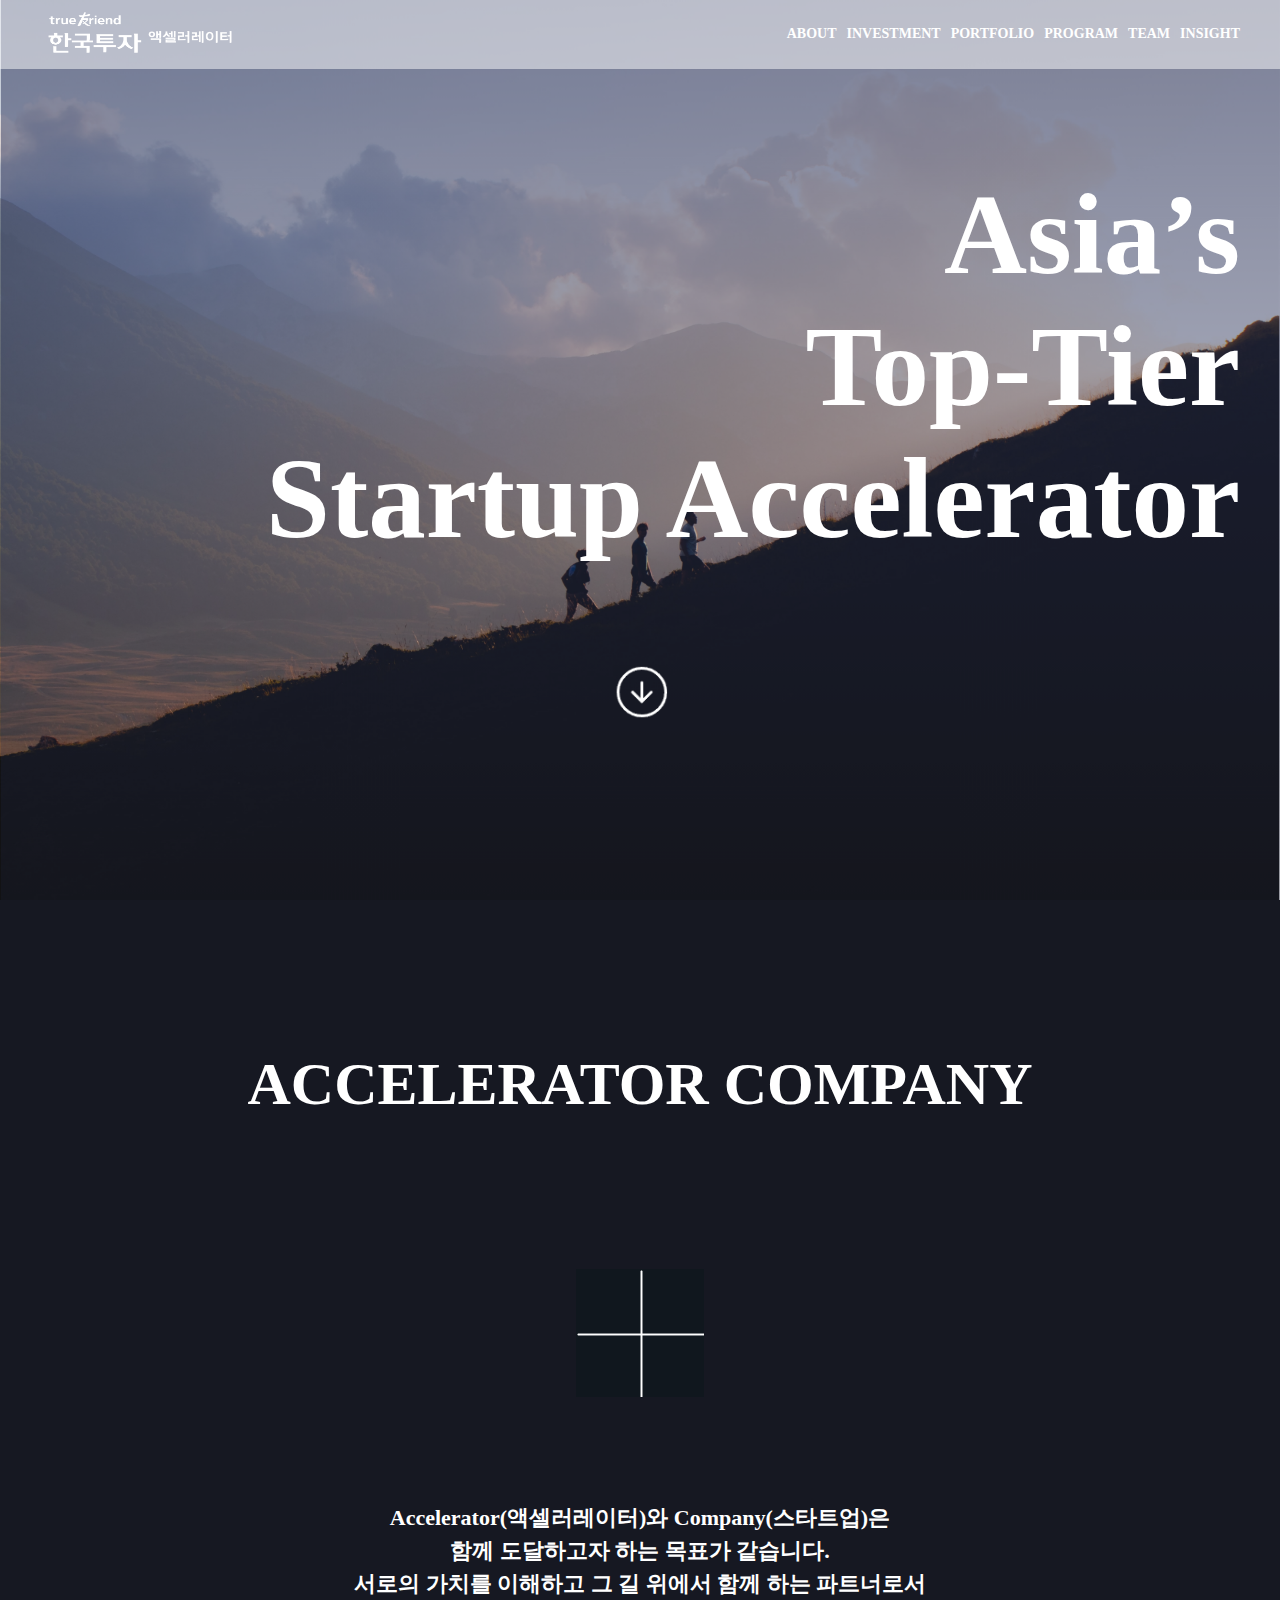
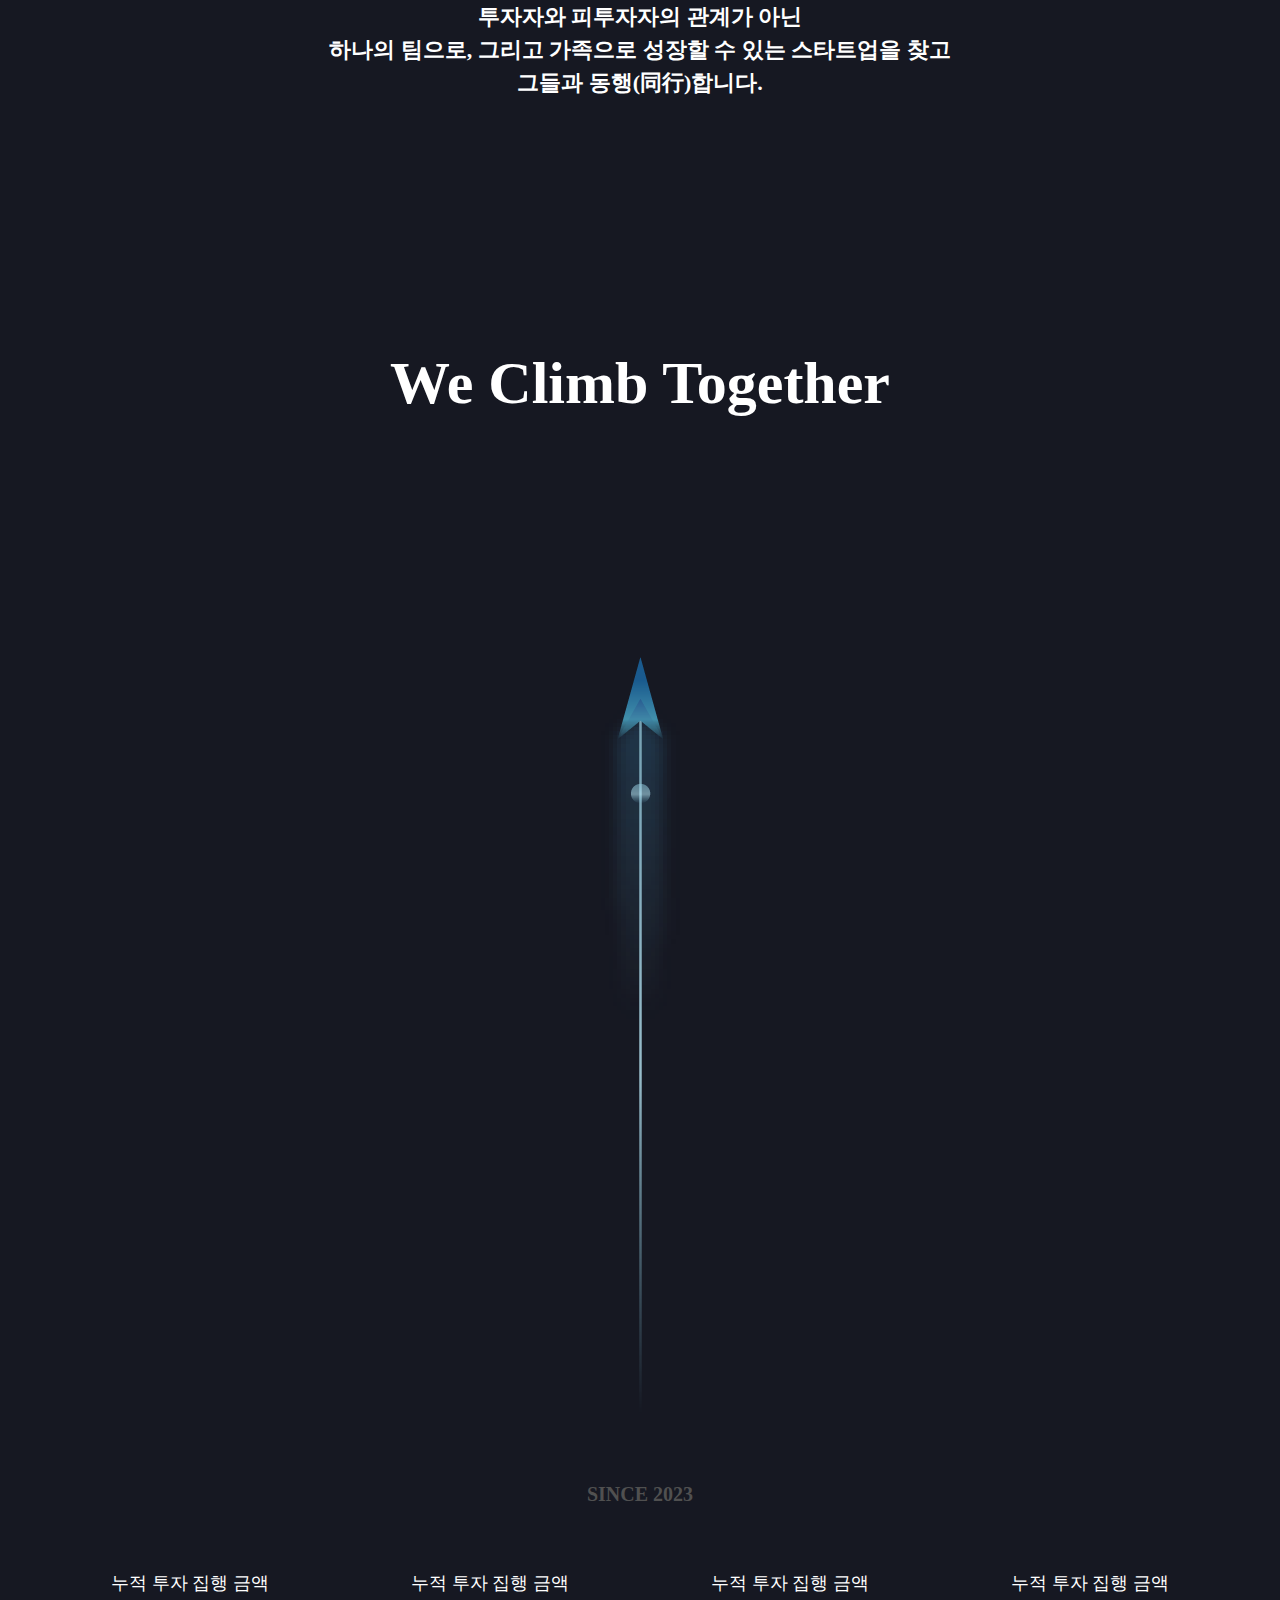
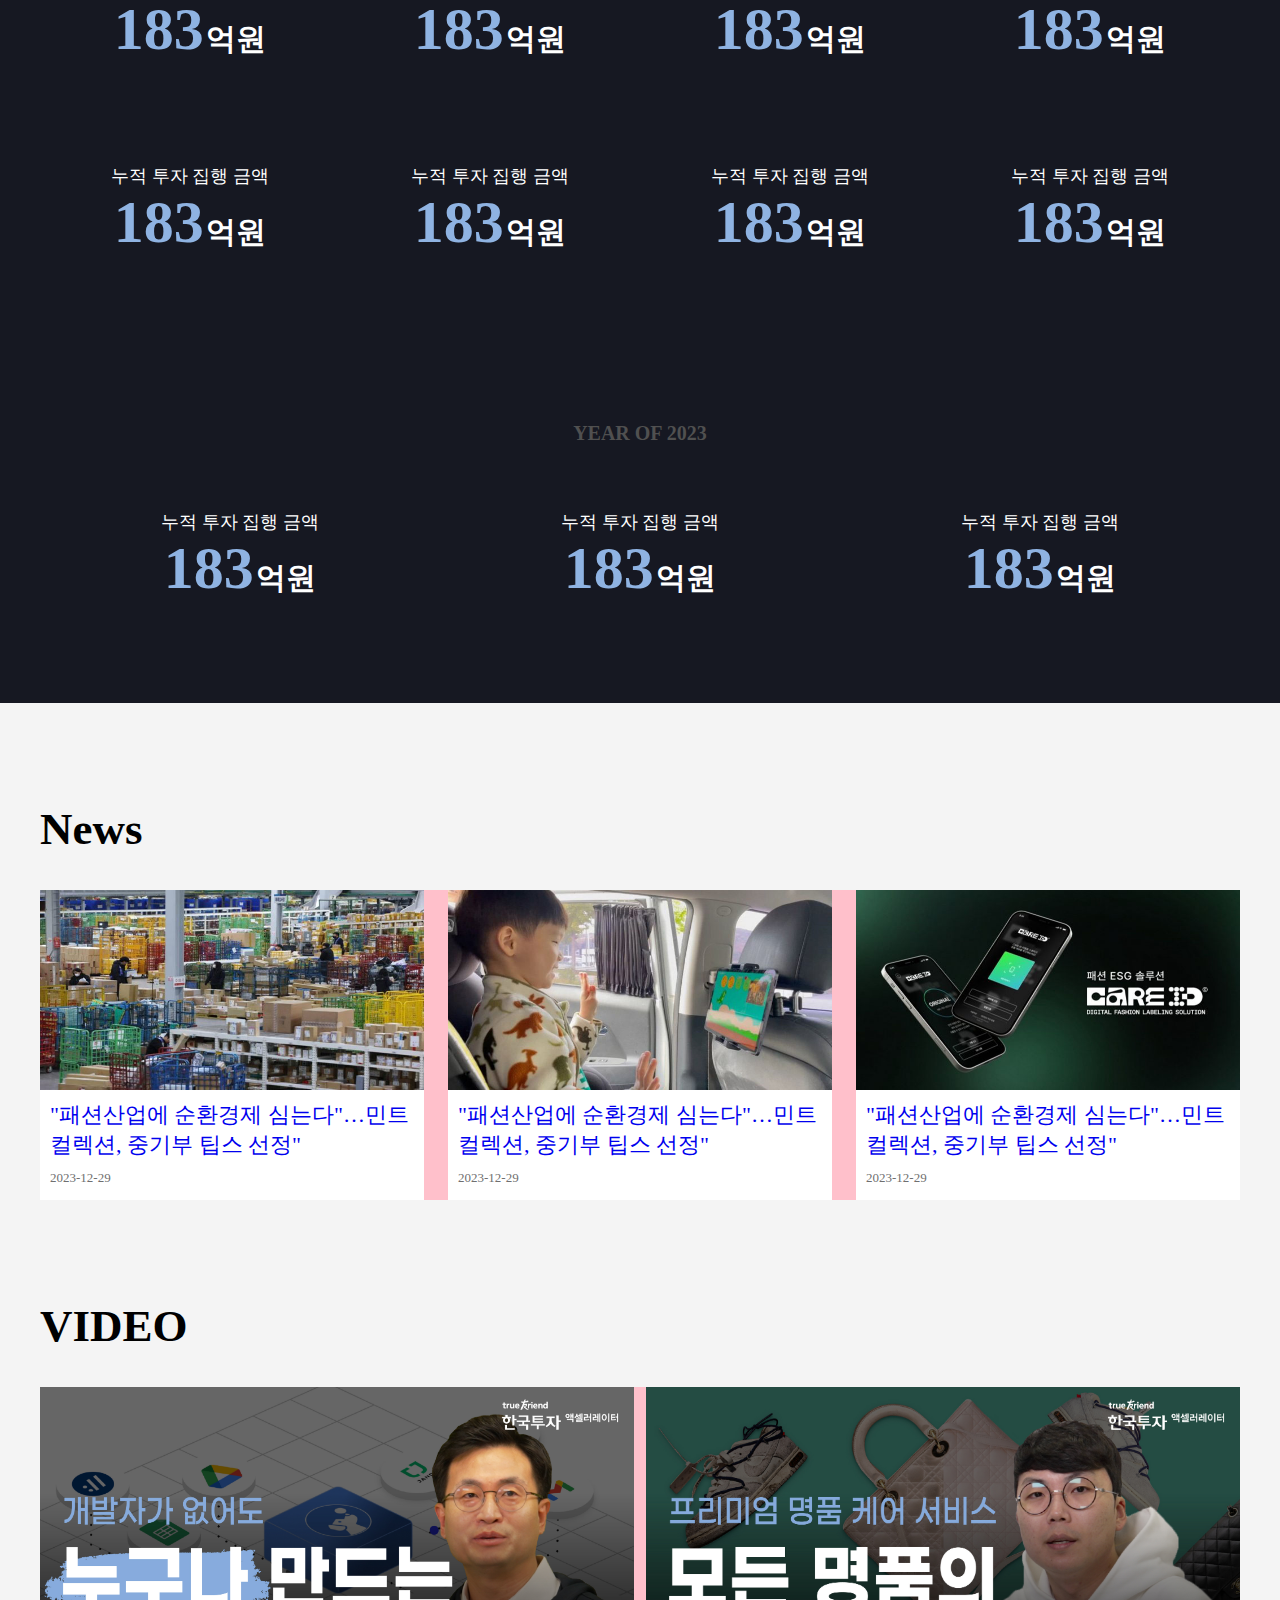
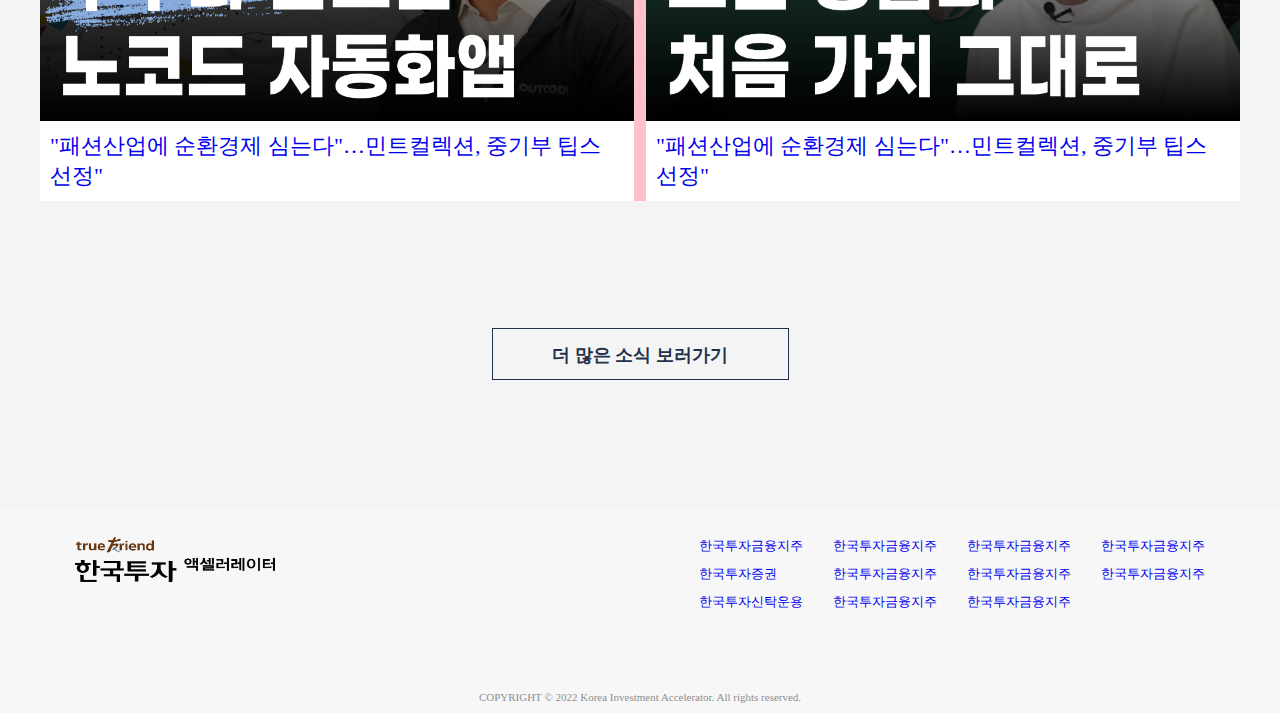
<file: 0115.html>
<!DOCTYPE html>
<html lang="ko">
  <head>
    <meta charset="UTF-8" />
    <meta name="viewport" content="width=device-width, initial-scale=1.0" />
    <title>koreaInvestment-cloneCoding</title>
    <link rel="stylesheet" href="css/0115.css" />
  </head>

  <body>
    <!-- 배경사진 -->
    <div class="main-bg">
      <!-- 헤더 -->
      <header>
        <div class="header-inner container">
          <!-- 로고 -->
          <div class="logo">
            <a href="#">
              <img src="images/nav-logo.png" alt="로고" />
              <img src="images/nav-logo1111.png" alt="로고" class="logo111" />
            </a>
          </div>
          <!-- 햄버거  -->
          <button class="menu-toggle-btn">
            <i class="fas fa-bars"></i>
          </button>
          <!-- 네비 -->
          <nav>
            <ul class="top-menu">
              <li><a href="#">about</a></li>
              <li><a href="#">investment</a></li>
              <li><a href="#">portfolio</a></li>
              <li><a href="#">program</a></li>
              <li><a href="#">team</a></li>
              <li><a href="#">insight</a></li>
            </ul>
          </nav>
        </div>
      </header>

      <!-- 메인 -->
      <main>
        <div class="main-inner container">
          <!-- 텍스트  Asia’s top-tier startup accelerator -->
          <h2 class="top-tier">
            Asia’s<br />
            top-tier<br />
            startup accelerator
          </h2>
          <!-- 아래버튼 -->
          <div class="btn-down">
            <img src="images/down-bt.png" alt="아래버튼" />
          </div>
        </div>
      </main>
    </div>

    <!-- 섹션1 ACCELERATOR COMPANY-->
    <div class="section-01">
      <div class="section-01-inner container">
        <h3>ACCELERATOR COMPANY</h3>
        <img src="images/plus-bt.png" alt="플러스버튼" />
        <p>
          Accelerator(액셀러레이터)와 Company(스타트업)은<br />
          함께 도달하고자 하는 목표가 같습니다.<br />
          서로의 가치를 이해하고 그 길 위에서 함께 하는 파트너로서<br />
          투자자와 피투자자의 관계가 아닌<br />
          하나의 팀으로, 그리고 가족으로 성장할 수 있는 스타트업을 찾고<br />
          그들과 동행(同行)합니다.
        </p>
      </div>
    </div>

    <!-- 섹션2 We Climb Together-->
    <div class="section-02">
      <div class="section-02-inner container">
        <h3>We Climb Together</h3>
        <div class="arrow-bg">
          <img src="images/arrow.png" alt="화살표" />
        </div>
      </div>
    </div>

    <!-- 섹션3 since 2023 -->
    <div class="section-03">
      <div class="section-03-inner container">
        <h4>since 2023</h4>
        <ul class="investment-area-1">
          <li>
            <div class="top">누적 투자 집행 금액</div>
            <div class="bottom">
              <div class="left">183</div>
              <div class="right">억원</div>
            </div>
          </li>
          <li>
            <div class="top">누적 투자 집행 금액</div>
            <div class="bottom">
              <div class="left">183</div>
              <div class="right">억원</div>
            </div>
          </li>
          <li>
            <div class="top">누적 투자 집행 금액</div>
            <div class="bottom">
              <div class="left">183</div>
              <div class="right">억원</div>
            </div>
          </li>
          <li>
            <div class="top">누적 투자 집행 금액</div>
            <div class="bottom">
              <div class="left">183</div>
              <div class="right">억원</div>
            </div>
          </li>
        </ul>
        <ul class="investment-area-1">
          <li>
            <div class="top">누적 투자 집행 금액</div>
            <div class="bottom">
              <div class="left">183</div>
              <div class="right">억원</div>
            </div>
          </li>
          <li>
            <div class="top">누적 투자 집행 금액</div>
            <div class="bottom">
              <div class="left">183</div>
              <div class="right">억원</div>
            </div>
          </li>
          <li>
            <div class="top">누적 투자 집행 금액</div>
            <div class="bottom">
              <div class="left">183</div>
              <div class="right">억원</div>
            </div>
          </li>
          <li>
            <div class="top">누적 투자 집행 금액</div>
            <div class="bottom">
              <div class="left">183</div>
              <div class="right">억원</div>
            </div>
          </li>
        </ul>

        <h4>Year of 2023</h4>
        <ul class="investment-area-1">
          <li>
            <div class="top">누적 투자 집행 금액</div>
            <div class="bottom">
              <div class="left">183</div>
              <div class="right">억원</div>
            </div>
          </li>
          <li>
            <div class="top">누적 투자 집행 금액</div>
            <div class="bottom">
              <div class="left">183</div>
              <div class="right">억원</div>
            </div>
          </li>
          <li>
            <div class="top">누적 투자 집행 금액</div>
            <div class="bottom">
              <div class="left">183</div>
              <div class="right">억원</div>
            </div>
          </li>
        </ul>
      </div>
    </div>


    <!-- 섹션4 뉴스 비디오 -->
    <div class="section-04">
      <div class="seciton-04-inner container">
        <div class="insight-title">News</div>
        <ul class="news">
          <li>
            <a href="#">
              <img src="images/news-1.jpg" alt="" />
              <div class="news-item-title">
                "패션산업에 순환경제 심는다"…민트컬렉션, 중기부 팁스 선정"
              </div>
              <div class="news-item-date">2023-12-29</div>
            </a>
          </li>
          <li>
            <a href="#">
              <img src="images/news-2.jpg" alt="" />
              <div class="news-item-title">
                "패션산업에 순환경제 심는다"…민트컬렉션, 중기부 팁스 선정"
              </div>
              <div class="news-item-date">2023-12-29</div>
            </a>
          </li>
          <li>
            <a href="#">
              <img src="images/news-3.jpg" alt="" />
              <div class="news-item-title">
                "패션산업에 순환경제 심는다"…민트컬렉션, 중기부 팁스 선정"
              </div>
              <div class="news-item-date">2023-12-29</div>
            </a>
          </li>
        </ul>
        <div class="insight-title">VIDEO</div>
        <ul class="video">
          <li>
            <a href="#">
              <img src="images/video-1.jpg" alt="" />
              <div class="news-item-title">
                "패션산업에 순환경제 심는다"…민트컬렉션, 중기부 팁스 선정"
              </div>
            </a>
          </li>
          <li>
            <a href="#">
              <img src="images/video-2.jpg" alt="" />
              <div class="news-item-title">
                "패션산업에 순환경제 심는다"…민트컬렉션, 중기부 팁스 선정"
              </div>
            </a>
          </li>
        </ul>
        <!-- 더 많은 소식 보러가기 -->
        <div class="insight-more-button-area">
          <div class="insight-more-button">더 많은 소식 보러가기</div>
        </div>
      </div>
    </div>
    <!-- 풋터 -->
    <footer>
      <div class="footer-inner container">
        <div class="footer-top">
          <img src="images/ft-logo.png" alt="풋터로고" />
          <div class="footer-list">
            <ul class="list">
              <li><a href="#">한국투자금융지주</a></li>
              <li><a href="#">한국투자증권</a></li>
              <li><a href="#">한국투자신탁운용</a></li>
            </ul>
            <ul class="list">
              <li><a href="#">한국투자금융지주</a></li>
              <li><a href="#">한국투자금융지주</a></li>
              <li><a href="#">한국투자금융지주</a></li>
            </ul>
            <ul class="list list03">
              <li><a href="#">한국투자금융지주</a></li>
              <li><a href="#">한국투자금융지주</a></li>
              <li><a href="#">한국투자금융지주</a></li>
            </ul>
            <ul class="list list04">
              <li><a href="#">한국투자금융지주</a></li>
              <li><a href="#">한국투자금융지주</a></li>
            </ul>
          </div>
        </div>
        <div class="copyright">
          COPYRIGHT © 2022 Korea Investment Accelerator. All rights reserved.
        </div>
      </div>
    </footer>
  </body>
</html>
</file>
<file: css/0115.css>
@charset "utf-8";
* {
  padding: 0;
  margin: 0;
  box-sizing: border-box;




  
}
li {
  list-style: none;
}
a {
  text-decoration: none;
}

/* <!-- 배경사진 --> */
.main-bg {
  width: 100%;
  height: 900px;
  background: url("../images/main-bg.png") no-repeat center;
  background-size: cover;
}
h3 {
  padding: 150px 0;
  font-size: 60px;
  color: white;
}

/* 가로 1200px */
.container {
  width: 1200px;
  margin: 0 auto;
}
.menu-toggle-btn {
  display: none;
}



/* ㅡㅡㅡㅡㅡㅡㅡㅡㅡㅡㅡㅡㅡㅡㅡㅡㅡㅡㅡㅡㅡㅡ
<!-- 헤더 --> */
header {
  width: 100%;
  /* height: 70px; */
  /* position: fixed; */

  background-color: rgba(255, 255, 255, 0.5);
}

.header-inner {
  display: flex;
  justify-content: space-between;
  padding: 10px 0;
}
/* 로고 */
.logo111 {
  display: none;
}
.logo img {
  width: 200px;
  height: 45px;
}
.logo img a {
  width: 100%;
  height: 100%;
}
/* 네비 */
nav {
  /* width: 1000px; */
  /* height: 100%; */
  line-height: 45px;
  width: 40%;
}

.top-menu {
  display: flex;
  gap: 10px;
  justify-content: flex-end;
}
.top-menu li {
}
.top-menu li a {
  color: #fff;
  font-weight: bold;
  font-size: 14px;
  /* 대문자 */
  text-transform: uppercase;
}

/* ㅡㅡㅡㅡㅡㅡㅡㅡㅡㅡㅡㅡㅡㅡㅡㅡㅡㅡㅡㅡㅡㅡ
<!-- 메인 --> */

/* <!-- 텍스트  Asia’s top-tier startup accelerator --> */
.main-inner {
  position: relative;
  text-align: center;
}

.top-tier {
  text-align: right;
  font-size: 115px;
  color: white;
  text-transform: capitalize;
  display: block;
  padding-top: 100px;
}
/* <!-- 아래버튼 --> */
.btn-down {
  width: 100%;
  padding: 100px 0;
}
.btn-down img {
  width: 55px;
  height: 55px;
}

/* ㅡㅡㅡㅡㅡㅡㅡㅡㅡㅡㅡㅡㅡㅡㅡㅡㅡㅡㅡㅡㅡㅡ
<!-- 섹션1 ACCELERATOR COMPANY--> */

.section-01 {
  width: 100%;
  background-color: #161822;
  text-align: center;
}

.section-01-inner {
  width: 100%;
  margin: 0 auto;
}

.section-01-inner p {
  color: white;
  font-size: 22px;
  font-weight: 600;
  padding: 100px 0;
  line-height: 1.5;
}

/* ㅡㅡㅡㅡㅡㅡㅡㅡㅡㅡㅡㅡㅡㅡㅡㅡㅡㅡㅡㅡㅡㅡ
<!-- 섹션2 We Climb Together--> */
.section-02 {
  width: 100%;
  background-color: #161822;
  text-align: center;
}
/* ㅡㅡㅡㅡㅡㅡㅡㅡㅡㅡㅡㅡㅡㅡㅡㅡㅡㅡㅡㅡㅡㅡ
<!-- 섹션3 since 2023 --> */
.section-03 {
  background-color: #161822;
}
.section-03-inner  h4 {
  color: #505050;
  display: flex;
  justify-content: center;
  padding: 65px 0 ;
  text-transform: uppercase;
  font-size: 20px;
}

.investment-area-1 {
    display: flex;
    flex-direction: row;
    justify-content: space-around;
    width: 100%;
    padding-bottom: 100px;
}
.investment-area-1 .top {
  display: flex;
  font-size: 18px;
  justify-content: center;
  color: #fff;
  text-align: center;
}

.investment-area-1 .bottom{
  display: flex;
  font-weight: bold;
  justify-content: space-evenly;
  align-items: baseline;
}
.investment-area-1 .left {
  color: #8fb3e2;
  font-size: 60px;
}
.investment-area-1 .right {
  font-size: 30px;
  font-weight: 700;
  color: #fff;
}


/* ㅡㅡㅡㅡㅡㅡㅡㅡㅡㅡㅡㅡㅡㅡㅡㅡㅡㅡㅡㅡㅡㅡ
<!-- 섹션4 뉴스 비디오 --> */

.section-04 {
  width: 100%;
  background-color: #f4f4f4;
}

/* news video 타이틀 */
.insight-title {
  font-size: 45px;
  font-weight: 700;
  padding: 100px 0 35px 0 ;
}

/* 뉴스 */
.news {
  display: flex;
  background-color: pink;
  justify-content: space-between;
}
.news li {
  width: 32%;
  background-color: #fff;
  box-shadow: #161822;
}
.news li:nth-child(2) {
  margin: 0px 1%;
}
.news li a {
  width: 100%;
}
.news li img {
  display: block;
  width: 100%;
  height: 200px;
}
.news-item-title{
  font-size: 22px;
  padding: 10px ;
}
.news-item-date{
  color: #6f6f6f;
  font-size: 13px;
  padding: 0 10px 14px;
}
/* 비디오 */
.video {
  display: flex;
  justify-content: space-around;
  background-color: pink;
}
.video li {
  width: 50%;
  background-color: #fff;
  box-shadow: #161822;
}
.video li:last-child {
  margin-left: 1%;
}
.video li a {
  width: 100%;
}
.video li img {
  display: block;
  width: 100%;
}
.video-item-title{
  font-size: 26px;
  font-weight: bold;
  padding: 10px ;
}

/* 더 많은 소식 보러가기 */
.insight-more-button-area {
  align-items: center;
  display: flex;
  justify-content: center;
}
.insight-more-button{
   border: 1px solid #21314b;
    color: #21314b;
    cursor: pointer;
    font-size: 18px;
    font-weight: 700;
    height: 52px;
    width: 297px;
    margin: 127px auto;
    line-height: 52px;
    text-align: center;
}




/* ㅡㅡㅡㅡㅡㅡㅡㅡㅡㅡㅡㅡㅡㅡㅡㅡㅡㅡㅡㅡㅡㅡ
<!-- 풋터 --> */

footer {
  background-color: #f7f7f7;
}
.footer-innter{

}
.footer-top {
  width: 100%;
  padding: 30px 35px 60px;
  display: flex;
  justify-content: space-between;
}
.footer-top img {
  width: 200px;
  height: 45px;
}
.footer-list {
  display: flex;
  justify-content: space-between;
  color: #404040;
  font-size: 13px;
}

.footer-list li {
  padding: 0 0 10px 30px;
}

/* 카피라이터 */
.copyright{
  color: #404040;
  display: flex;
  font-size: 11px;
  justify-content: center;
  opacity: .58;
  padding: 10px 0;
}





/* ---------------------------------
미디어쿼리 */


@media all and (max-width: 1200px) {
  header{
      padding: 10px;
  }
  .container {
    width: 100%;
  }

  .top-tier{
    text-align: right;
    font-size: 80px;
    color: white;
    padding : 80px 50px 0 0;
  }
  .logo a .logo111 {
    display: block;
    width: 100px;
  }
  .logo a img {
    display: none;
  }
}

@media all and (max-width: 800px) {
  nav{
    display: none;
  }
  .menu-toggle-btn {
    font-size: 20px;
    display: block;
  }
  .footer-top {
    display: flext;
    align-items: center;
  }
  .list04,.list03 {
    display: none;
  }

}
</file>
